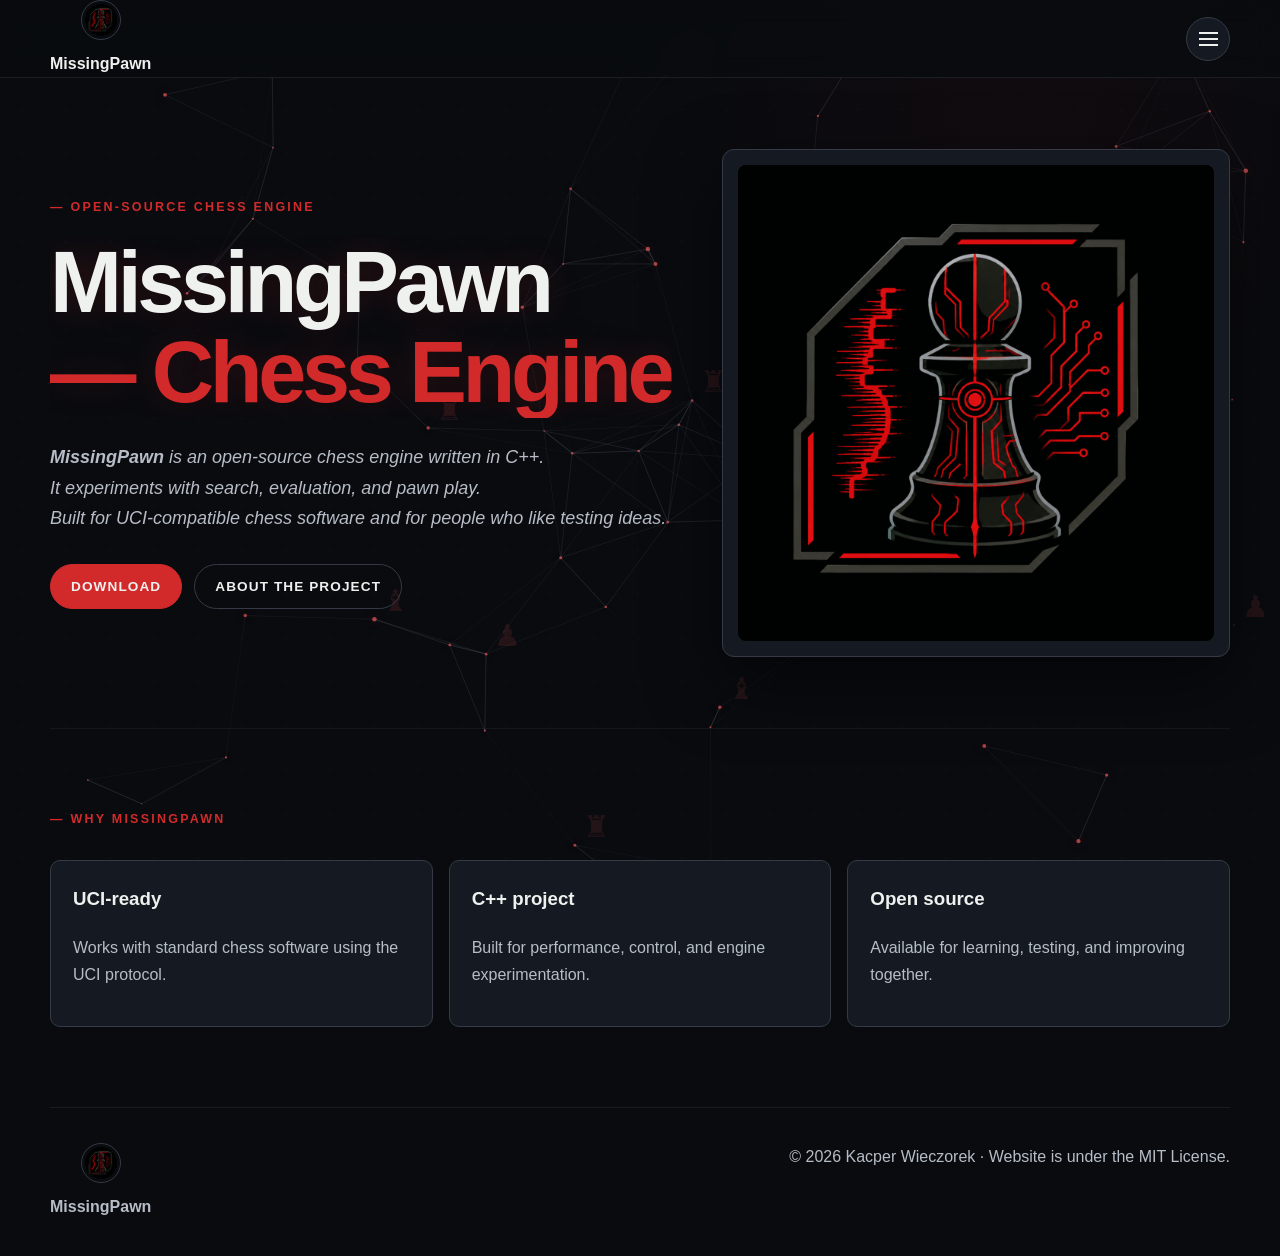
<file: index.html>
<!doctype html>
<html lang="en">

<head>
    <meta charset="utf-8">
    <meta name="google-site-verification" content="X1_j0wpabfdaiTEHLv1ereZzIuherlZGBF6dgvLdoUY" />
    <link rel="icon" href="assets/missingpawn-icon.ico" type="image/x-icon">
    <link rel="stylesheet" href="assets/common.css">
    <link rel="stylesheet" href="assets/home.css">
    <link rel="stylesheet" href="assets/site-effects.css">
    <meta name="viewport" content="width=device-width, initial-scale=1">
    <meta name="description" content="MissingPawn — open-source UCI chess engine written in C++. Experimental project focused on pawn play and move search.">
    <link rel="canonical" href="https://missinghacker20.github.io/MissingPawn-website/">
    <meta property="og:title" content="MissingPawn — Open-Source Chess Engine">
    <meta property="og:description" content="Open-source UCI chess engine written in C++, focused on tactical pawn play.">
    <meta property="og:url" content="https://missinghacker20.github.io/MissingPawn-website/">
    <meta property="og:image" content="https://missinghacker20.github.io/MissingPawn-website/assets/missingpawn-logo.png">
    <meta property="og:image:alt" content="Official MissingPawn chess engine logo">
    <meta property="og:type" content="website">
    <meta name="twitter:card" content="summary">
    <meta name="twitter:title" content="MissingPawn — Open-Source Chess Engine">
    <meta name="twitter:description" content="Open-source UCI chess engine written in C++, focused on tactical pawn play.">
    <meta name="twitter:image" content="https://missinghacker20.github.io/MissingPawn-website/assets/missingpawn-logo.png">
<!-- Google tag -->
    <script type="application/ld+json">
        {"@context":"https://schema.org","@type":"SoftwareSourceCode","name":"MissingPawn","description":"Open-source UCI chess engine written in C++, focused on tactical pawn play.","programmingLanguage":"C++","codeRepository":"https://github.com/MissingHacker20/MissingPawn","author":{"@type":"Person","name":"MissingHacker20"},"url":"https://missinghacker20.github.io/MissingPawn-website/","image":"https://missinghacker20.github.io/MissingPawn-website/assets/missingpawn-logo.png"}
</script>
<!-- Google tag (gtag.js) -->
<script async src="https://www.googletagmanager.com/gtag/js?id=G-GW6LMYG75T"></script>
<script>
  window.dataLayer = window.dataLayer || [];
  function gtag(){dataLayer.push(arguments);}
  gtag('js', new Date());

  gtag('config', 'G-GW6LMYG75T');
</script>
    <title>MissingPawn — Open-Source Chess Engine</title>
</head>

<body>
    <header class="site-header">
        <div class="header-wrap"><a class="brand" href="./"><img src="assets/missingpawn-logo.png" width="1024" height="1024"
                    alt="Logo MissingPawn"><span>MissingPawn</span></a>
            <nav>
                <ul class="primary-menu" id="primaryMenu">
                    <li><a class="active" href="./">Homepage</a></li>
                    <li><a href="About.html">About</a></li>
                    <li><a href="Download.html">Download</a></li>
                    <li><a href="TAPA.html">TAPA</a></li>
                </ul>
            </nav>
            <button class="nav-toggle" id="navToggle" aria-expanded="false" aria-controls="primaryMenu"
                aria-label="Open menu" type="button"><span></span></button>
        </div>
    </header>
    <main>
        <section class="hero">
            <div>
                <div class="eyebrow">Open-source chess engine</div>
                <h1>MissingPawn<br><span>— Chess Engine</span></h1>
<p class="lead"><strong>MissingPawn</strong> is an open-source chess engine written in C++.
<br class="lead">It experiments with search, evaluation, and pawn play.
<br class="lead">Built for UCI-compatible chess software and for people who like testing ideas.</p>
                <div class="actions"><a class="btn primary" href="Download.html">Download</a><a class="btn" href="About.html">About the project</a></div>
            </div>
            <div class="hero-visual"><img src="assets/missingpawn-logo.png" width="476" height="476" alt="MissingPawn chess engine"></div>
        </section>
        <section class="section">
            <div class="kicker">Why MissingPawn</div>
            <div class="cards">
                <article class="card">
                    <h3>UCI-ready</h3>
                    <p>Works with standard chess software using the UCI protocol.</p>
                </article>
                <article class="card">
                    <h3>C++ project</h3>
                    <p>Built for performance, control, and engine experimentation.</p>
                </article>
                <article class="card">
                    <h3>Open source</h3>
                    <p>Available for learning, testing, and improving together.</p>
                </article>
            </div>
        </section>
    </main>
    <footer class="site-footer">
        <div class="brand"><img src="assets/missingpawn-logo.png" width="1024" height="1024" alt="Logo"><span>MissingPawn</span></div>
        <div>&copy; 2026 Kacper Wieczorek · Website is under the <a href="LICENSE">MIT License</a>.</div>
    </footer>
    <script>const b=document.getElementById('navToggle'),m=document.getElementById('primaryMenu');b.addEventListener('click',()=>{const open=m.classList.toggle('open');b.classList.toggle('open',open);b.setAttribute('aria-expanded',open);b.setAttribute('aria-label',open?'Close menu':'Open menu');});</script>
    <script src="assets/site-effects.js"></script>
</body>

</html>
</file>
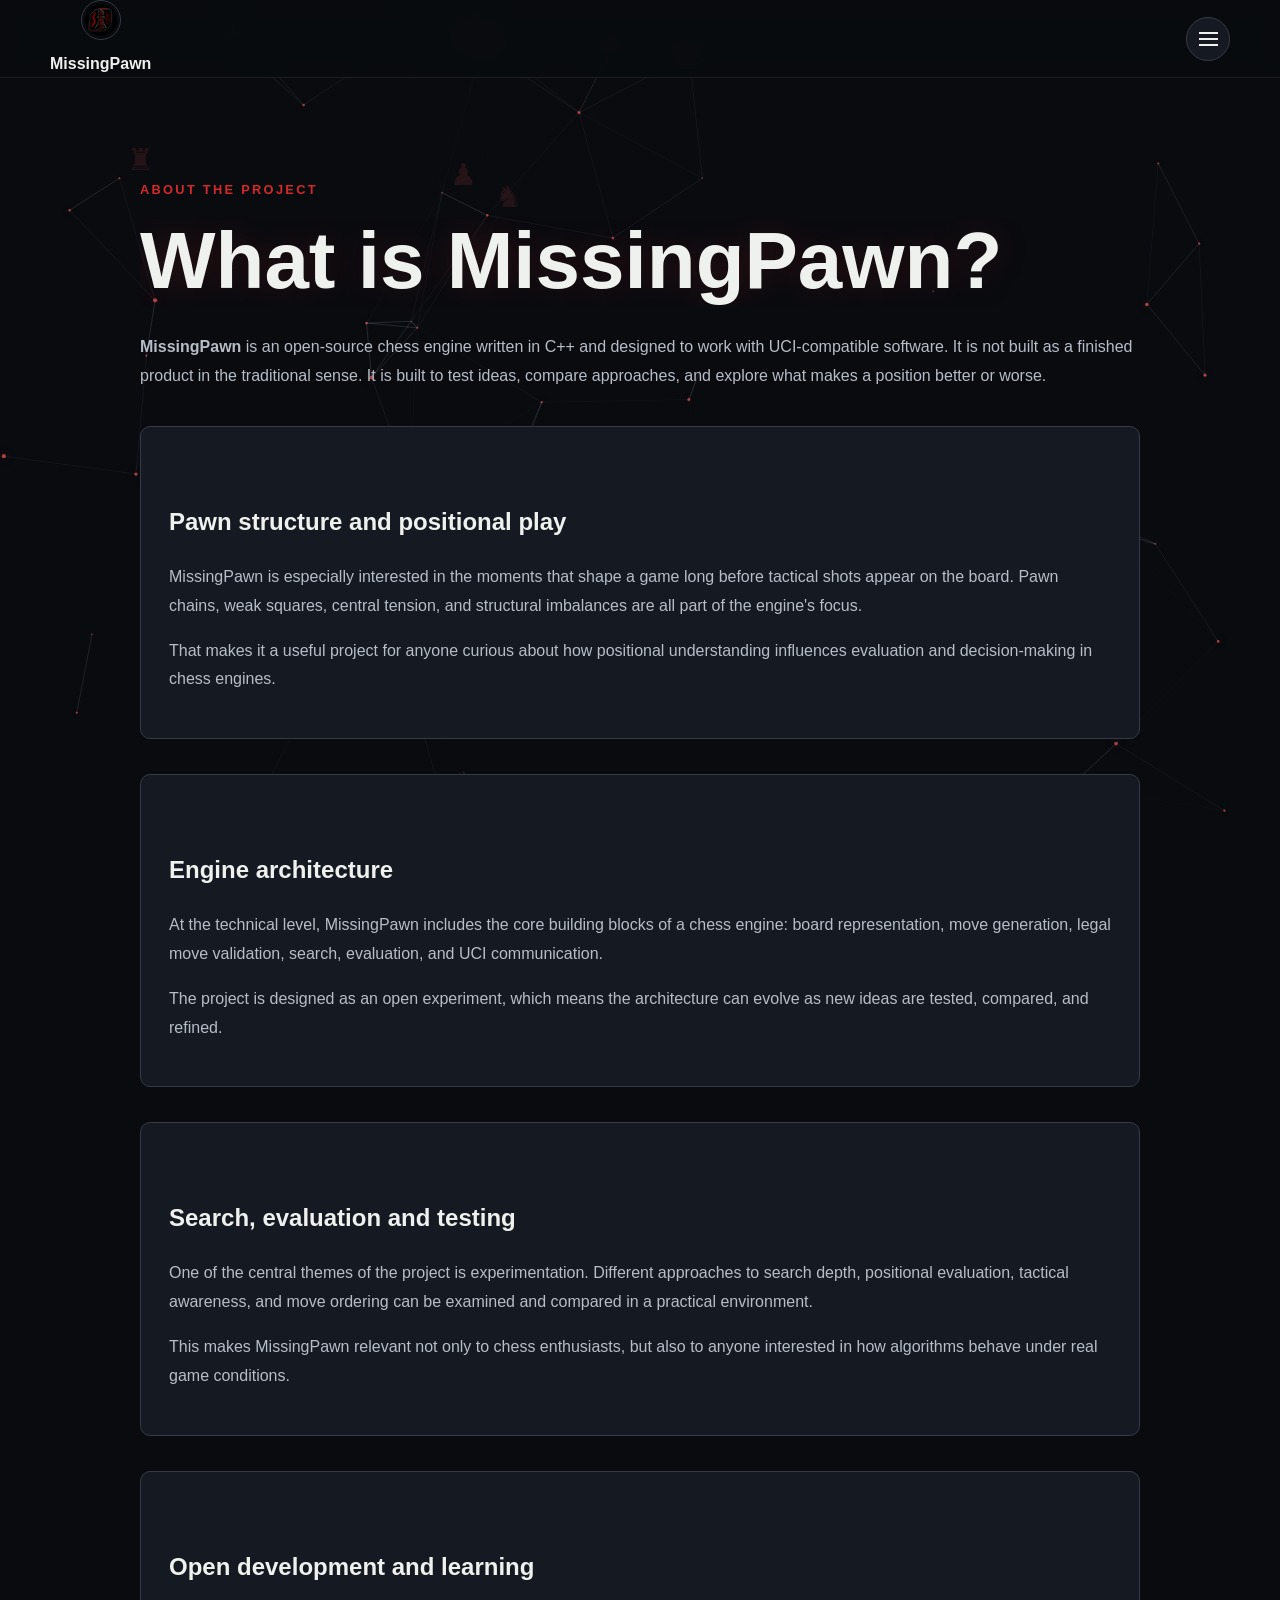
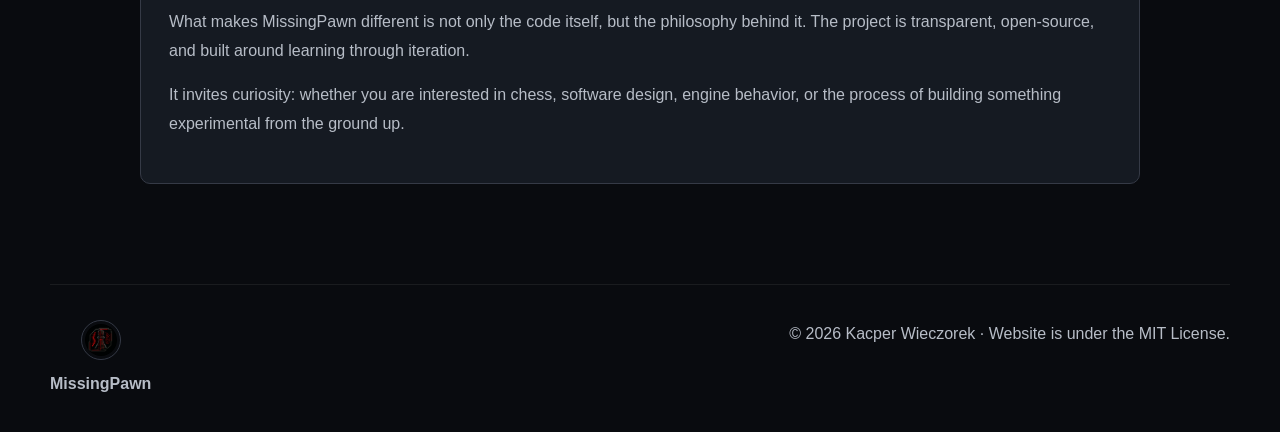
<file: About.html>
<!doctype html>
<html lang="en">

<head>
    <meta charset="utf-8">
    <link rel="icon" href="assets/missingpawn-icon.ico" type="image/x-icon">
    <link rel="stylesheet" href="assets/common.css">
    <link rel="stylesheet" href="assets/about.css">
    <link rel="stylesheet" href="assets/site-effects.css">
    <meta name="viewport" content="width=device-width,initial-scale=1">
    <meta name="description" content="About MissingPawn, an open-source UCI chess engine written in C++.">
    <link rel="canonical" href="https://missinghacker20.github.io/MissingPawn-website/About.html">
    <meta property="og:title" content="MissingPawn — About">
    <meta property="og:description" content="About the open-source MissingPawn UCI chess engine.">
    <meta property="og:url" content="https://missinghacker20.github.io/MissingPawn-website/About.html">
    <meta property="og:image" content="https://missinghacker20.github.io/MissingPawn-website/assets/missingpawn-logo.png">
    <meta property="og:type" content="website">
    <meta name="twitter:card" content="summary">
    <meta name="twitter:title" content="MissingPawn — About">
    <meta name="twitter:description" content="About the open-source MissingPawn UCI chess engine.">
    <meta name="twitter:image" content="https://missinghacker20.github.io/MissingPawn-website/assets/missingpawn-logo.png">
    <script type="application/ld+json">
        {"@context":"https://schema.org","@type":"SoftwareSourceCode","name":"MissingPawn","description":"Open-source UCI chess engine written in C++, focused on tactical pawn play.","programmingLanguage":"C++","codeRepository":"https://github.com/MissingHacker20/MissingPawn","url":"https://missinghacker20.github.io/MissingPawn-website/About.html"}
    </script>
    <title>MissingPawn — About</title>
</head>

<body>
    <header class="site-header">
        <div class="header-wrap"><a class="brand" href="./"><img src="assets/missingpawn-logo.png" width="1024" height="1024"
                    alt="Logo MissingPawn"><span>MissingPawn</span></a>
            <nav>
                <ul class="primary-menu" id="primaryMenu">
                    <li><a href="./">Homepage</a></li>
                    <li><a class="active" href="About.html">About</a></li>
                    <li><a href="Download.html">Download</a></li>
                    <li><a href="TAPA.html">TAPA</a></li>
                </ul>
            </nav>
            <button class="nav-toggle" id="navToggle" aria-expanded="false" aria-controls="primaryMenu"
                aria-label="Open menu" type="button"><span></span></button>
        </div>
    </header>
    <main class="wrap">
<div class="kicker">About the project</div>
    <h1>What is MissingPawn?</h1>
    <p><strong>MissingPawn</strong> is an open-source chess engine written in C++ and designed to work with UCI-compatible software. It is not built as a finished product in the traditional sense. It is built to test ideas, compare approaches, and explore what makes a position better or worse.</p>

    <section class="panel">
        <h2>Pawn structure and positional play</h2>
        <p>MissingPawn is especially interested in the moments that shape a game long before tactical shots appear on the board. Pawn chains, weak squares, central tension, and structural imbalances are all part of the engine's focus.</p>
        <p>That makes it a useful project for anyone curious about how positional understanding influences evaluation and decision-making in chess engines.</p>
    </section>

    <section class="panel">
        <h2>Engine architecture</h2>
        <p>At the technical level, MissingPawn includes the core building blocks of a chess engine: board representation, move generation, legal move validation, search, evaluation, and UCI communication.</p>
        <p>The project is designed as an open experiment, which means the architecture can evolve as new ideas are tested, compared, and refined.</p>
    </section>

    <section class="panel">
        <h2>Search, evaluation and testing</h2>
        <p>One of the central themes of the project is experimentation. Different approaches to search depth, positional evaluation, tactical awareness, and move ordering can be examined and compared in a practical environment.</p>
        <p>This makes MissingPawn relevant not only to chess enthusiasts, but also to anyone interested in how algorithms behave under real game conditions.</p>
    </section>

    <section class="panel">
        <h2>Open development and learning</h2>
        <p>What makes MissingPawn different is not only the code itself, but the philosophy behind it. The project is transparent, open-source, and built around learning through iteration.</p>
        <p>It invites curiosity: whether you are interested in chess, software design, engine behavior, or the process of building something experimental from the ground up.</p>
    </section>
    </main>
    <footer class="site-footer">
        <div class="brand"><img src="assets/missingpawn-logo.png" width="1024" height="1024" alt="Logo"><span>MissingPawn</span></div>
        <div>&copy; 2026 Kacper Wieczorek · Website is under the <a href="LICENSE">MIT License</a>.</div>
    </footer>
    <script>const b=document.getElementById('navToggle'),m=document.getElementById('primaryMenu');b.addEventListener('click',()=>{const open=m.classList.toggle('open');b.classList.toggle('open',open);b.setAttribute('aria-expanded',open);b.setAttribute('aria-label',open?'Close menu':'Open menu');});</script>
    <script src="assets/site-effects.js"></script>
</body>

</html>
</file>
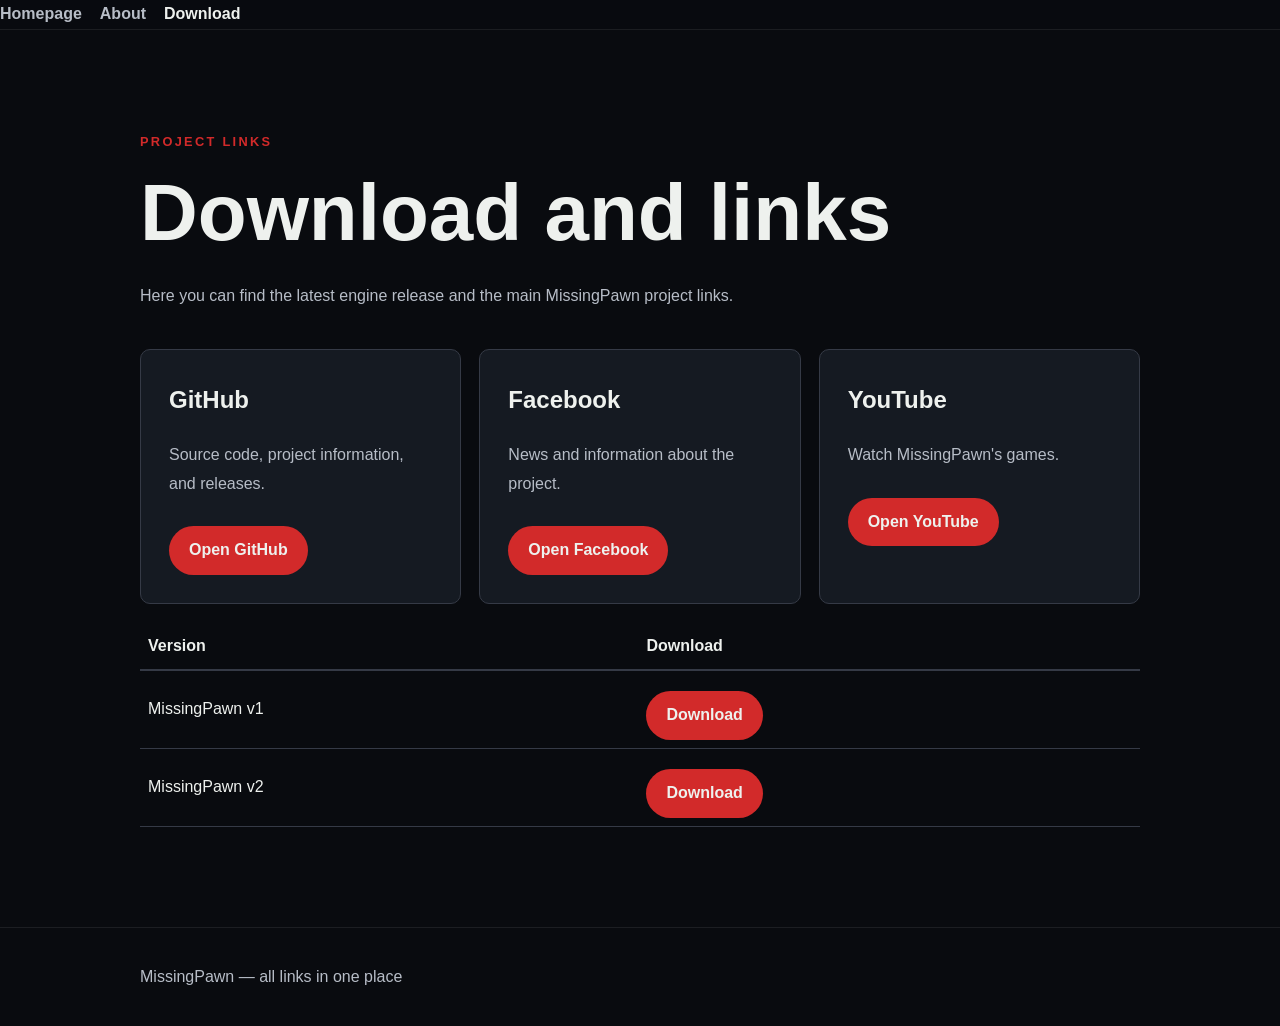
<file: Downland.html>
<!doctype html>
<html lang="pl">

<head>
    <meta charset="utf-8">
    <link rel="icon" href="assets/missingpawn-icon.ico" type="image/x-icon">
    <meta name="viewport" content="width=device-width,initial-scale=1">
    <meta name="description" content="Download MissingPawn, an open-source UCI chess engine written in C++.">
    <link rel="canonical" href="https://missinghacker20.github.io/MissingPawn-website/Downland.html">
    <meta property="og:title" content="MissingPawn — Download">
    <meta property="og:description" content="Download the latest MissingPawn engine release and visit the project links.">
    <meta property="og:url" content="https://missinghacker20.github.io/MissingPawn-website/Downland.html">
    <meta property="og:image" content="https://missinghacker20.github.io/MissingPawn-website/assets/missingpawn-logo.png">
    <meta property="og:type" content="website">
    <meta name="twitter:card" content="summary">
    <meta name="twitter:title" content="MissingPawn — Download">
    <meta name="twitter:description" content="Download the latest MissingPawn engine release.">
    <meta name="twitter:image" content="https://missinghacker20.github.io/MissingPawn-website/assets/missingpawn-logo.png">
    <title>MissingPawn — Download</title>
    <style>
        :root {
            --bg: #090b0f;
            --panel: #151a22;
            --line: #353a46;
            --text: #eef1ee;
            --muted: #b7bdc7;
            --red: #d22a2a
        }

        * {
            box-sizing: border-box
        }

        body {
            margin: 0;
            background: var(--bg);
            color: var(--text);
            font: 16px/1.8 Segoe UI, Arial, sans-serif
        }

        a {
            color: inherit;
            text-decoration: none
        }

        .header {
            position: sticky;
            top: 0;
            background: #090b0fee;
            border-bottom: 1px solid #ffffff14;
            z-index: 2
        }

        .wrap {
            width: min(1000px, calc(100% - 40px));
            margin: auto
        }

        .header .wrap {
            min-height: 72px;
            display: flex;
            align-items: center;
            justify-content: space-between
        }

        .brand {
            display: flex;
            flex-direction: column;
            align-items: center;
            gap: 10px;
            font-weight: 800
        }

        .brand img {
            width: 40px;
            height: 40px;
            border: 1px solid var(--line);
            border-radius: 50%;
            padding: 3px;
            aspect-ratio: 1;
        }

        .nav {
            display: flex;
            gap: 18px;
            color: var(--muted);
            font-weight: 700
        }

        .nav a:hover,
        .nav .active {
            color: var(--text)
        }

        main {
            padding: 100px 0
        }

        .kicker {
            color: var(--red);
            font-size: .8rem;
            font-weight: 800;
            letter-spacing: .18em;
            text-transform: uppercase
        }

        h1 {
            font-size: clamp(2.8rem, 7vw, 5rem);
            line-height: 1.1;
            margin: 16px 0 25px
        }

        .intro,
        p {
            color: var(--muted)
        }

        .links {
            display: grid;
            grid-template-columns: repeat(3, 1fr);
            gap: 18px;
            margin-top: 38px
        }

        .card {
            padding: 28px;
            background: var(--panel);
            border: 1px solid var(--line);
            border-radius: 10px
        }

        .card h2 {
            margin-top: 0
        }

        .btn {
            display: inline-block;
            margin-top: 12px;
            padding: 10px 20px;
            border-radius: 999px;
            background: var(--red);
            font-weight: 800
        }

        .btn:hover {
            background: #eb3838
        }

        .footer {
            padding: 35px 0;
            border-top: 1px solid #ffffff14;
            color: var(--muted)
        }

        @media(max-width:600px) {
            .nav {
                gap: 8px;
                font-size: .85rem
            }

            .links {
                grid-template-columns: 1fr
            }
        }
    </style>
</head>

<body>
    <header class="header">
            <nav class="nav"><a href="./">Homepage</a><a href="About.html"
                   >About</a><a class="active" href="Downland.html">Download</a></nav>
        </div>
    </header>
    <main class="wrap">
        <div class="kicker">Project links</div>
        <h1>Download and links</h1>
        <p class="intro">Here you can find the latest engine release and the main MissingPawn project links.</p>
        <div class="links">
            <article class="card">
                <h2>GitHub</h2>
                <p>Source code, project information, and releases.</p><a class="btn"
                    href="https://github.com/MissingHacker20/MissingPawn" target="_blank"
                    rel="noopener noreferrer">Open GitHub</a>
            </article>
            <article class="card">
                <h2>Facebook</h2>
                <p>News and information about the project.</p><a class="btn"
                    href="https://www.facebook.com/profile.php?id=61592214227744&locale=pl_PL" target="_blank"
                    rel="noopener noreferrer">Open Facebook</a>
            </article>
            <article class="card">
                <h2>YouTube</h2>
                <p>Watch MissingPawn's games.</p><a class="btn"
                    href="https://www.youtube.com/@Missing_Player" target="_blank"
                    rel="noopener noreferrer">Open YouTube</a>
            </article>
        </div>
    <table style="width:100%; border-collapse:collapse; margin-top:20px;">
  <thead>
    <tr>
      <th style="text-align:left; padding:8px; border-bottom:2px solid var(--line);">Version</th>
      <th style="text-align:left; padding:8px; border-bottom:2px solid var(--line);">Download</th>
    </tr>
  </thead>
  <tbody>
    <tr>
      <td style="padding:8px; border-bottom:1px solid var(--line);">MissingPawn v1</td>
      <td style="padding:8px; border-bottom:1px solid var(--line);"><a class="btn" href="https://github.com/MissingHacker20/MissingPawn/releases/download/v1/MissingPawn.exe" target="_blank" rel="noopener noreferrer">Download</a></td>
    </tr>
    <tr>
      <td style="padding:8px; border-bottom:1px solid var(--line);">MissingPawn v2</td>
      <td style="padding:8px; border-bottom:1px solid var(--line);"><a class="btn" href="https://github.com/MissingHacker20/MissingPawn/releases/download/v2/MissingPawn.exe" target="_blank" rel="noopener noreferrer">Download</a></td>
    </tr>
  </tbody>
</table>
    </main>
    <footer class="footer">
        <div class="wrap">MissingPawn — all links in one place</div>
    </footer>
</body>

</html>
</file>
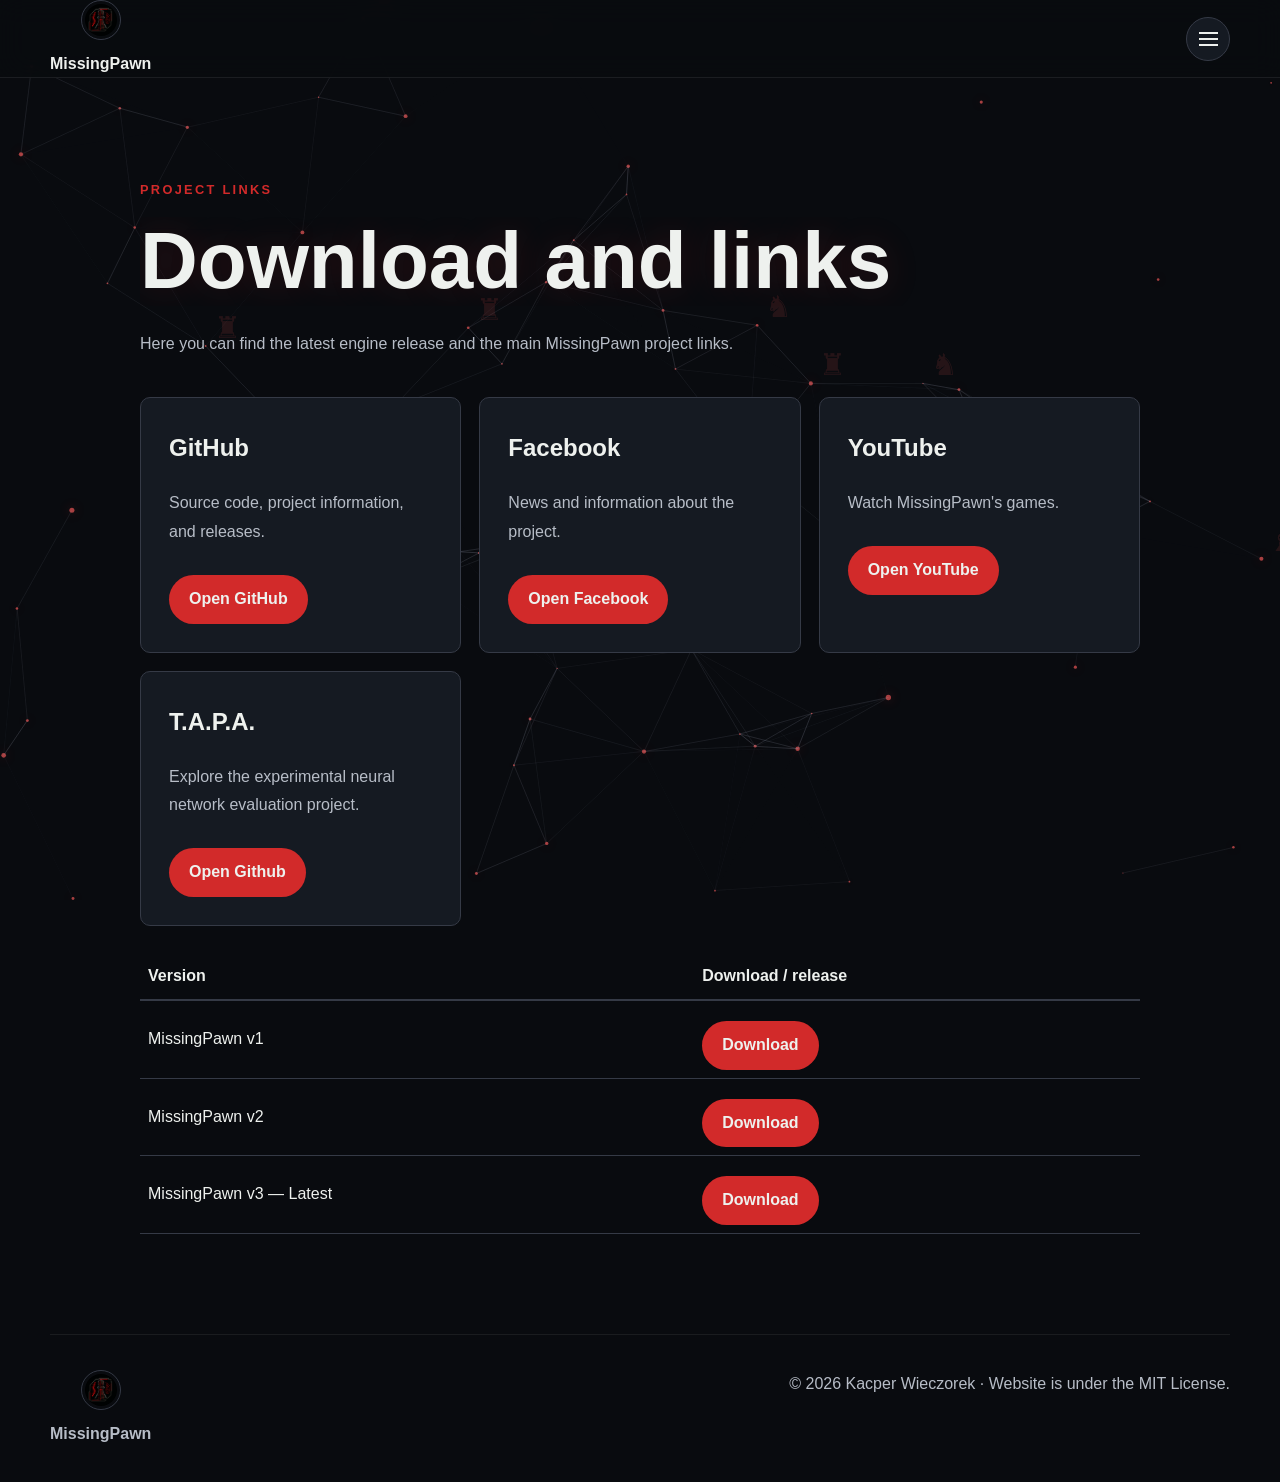
<file: Download.html>
<!doctype html>
<html lang="en">

<head>
    <meta charset="utf-8">
    <link rel="icon" href="assets/missingpawn-icon.ico" type="image/x-icon">
    <link rel="stylesheet" href="assets/common.css">
    <link rel="stylesheet" href="assets/download.css">
    <link rel="stylesheet" href="assets/site-effects.css">
    <meta name="viewport" content="width=device-width,initial-scale=1">
    <meta name="description" content="Download MissingPawn, an open-source UCI chess engine written in C++.">
    <link rel="canonical" href="https://missinghacker20.github.io/MissingPawn-website/Download.html">
    <meta property="og:title" content="MissingPawn — Download">
    <meta property="og:description" content="Download the latest MissingPawn engine release and visit the project links.">
    <meta property="og:url" content="https://missinghacker20.github.io/MissingPawn-website/Download.html">
    <meta property="og:image" content="https://missinghacker20.github.io/MissingPawn-website/assets/missingpawn-logo.png">
    <meta property="og:type" content="website">
    <meta name="twitter:card" content="summary">
    <meta name="twitter:title" content="MissingPawn — Download">
    <meta name="twitter:description" content="Download the latest MissingPawn engine release.">
    <meta name="twitter:image" content="https://missinghacker20.github.io/MissingPawn-website/assets/missingpawn-logo.png">
    <title>MissingPawn — Download</title>
</head>

<body>
    <header class="site-header">
        <div class="header-wrap"><a class="brand" href="./"><img src="assets/missingpawn-logo.png" width="1024" height="1024"
                    alt="Logo MissingPawn"><span>MissingPawn</span></a>
            <nav>
                <ul class="primary-menu" id="primaryMenu">
                    <li><a href="./">Homepage</a></li>
                    <li><a href="About.html">About</a></li>
                    <li><a class="active" href="Download.html">Download</a></li>
                    <li><a href="TAPA.html">TAPA</a></li>
                </ul>
            </nav>
            <button class="nav-toggle" id="navToggle" aria-expanded="false" aria-controls="primaryMenu"
                aria-label="Open menu" type="button"><span></span></button>
        </div>
    </header>
    <main class="wrap">
        <div class="kicker">Project links</div>
        <h1>Download and links</h1>
        <p class="intro">Here you can find the latest engine release and the main MissingPawn project links.</p>
        <div class="links">
            <article class="card">
                <h2>GitHub</h2>
                <p>Source code, project information, and releases.</p><a class="btn"
                    href="https://github.com/MissingHacker20/MissingPawn" target="_blank"
                    rel="noopener noreferrer">Open GitHub</a>
            </article>
            <article class="card">
                <h2>Facebook</h2>
                <p>News and information about the project.</p><a class="btn"
                    href="https://www.facebook.com/profile.php?id=61592214227744&locale=pl_PL" target="_blank"
                    rel="noopener noreferrer">Open Facebook</a>
            </article>
            <article class="card">
                <h2>YouTube</h2>
                <p>Watch MissingPawn's games.</p><a class="btn"
                    href="https://www.youtube.com/@Missing_Player" target="_blank"
                    rel="noopener noreferrer">Open YouTube</a>
            </article>
            <article class="card">
                <h2>T.A.P.A.</h2>
                <p>Explore the experimental neural network evaluation project.</p><a class="btn"
                    href="https://github.com/MissingHacker20/T.A.P.A." target="_blank" rel="noopener noreferrer">Open Github</a>
            </article>
        </div>
    <table class="versions">
  <thead>
    <tr>
      <th scope="col">Version</th>
      <th scope="col">Download / release</th>
    </tr>
  </thead>
  <tbody>
    <tr>
      <td>MissingPawn v1</td>
      <td><a class="btn" href="https://github.com/MissingHacker20/MissingPawn/releases/download/v1/MissingPawn.exe" target="_blank" rel="noopener noreferrer">Download</a></td>
    </tr>
    <tr>
      <td>MissingPawn v2</td>
      <td><a class="btn" href="https://github.com/MissingHacker20/MissingPawn/releases/download/v2/MissingPawn.exe" target="_blank" rel="noopener noreferrer">Download</a></td>
    </tr>
    <tr class="latest">
      <td>MissingPawn v3 — Latest</td>
      <td><a class="btn" href="https://github.com/MissingHacker20/MissingPawn/releases/download/v3/MissingPawn.exe" target="_blank" rel="noopener noreferrer">Download</a></td>
    </tr>
  </tbody>
</table>
    </main>
    <footer class="site-footer">
        <div class="brand"><img src="assets/missingpawn-logo.png" width="1024" height="1024" alt="Logo"><span>MissingPawn</span></div>
        <div>&copy; 2026 Kacper Wieczorek · Website is under the <a href="LICENSE">MIT License</a>.</div>
    </footer>
    <script>const b=document.getElementById('navToggle'),m=document.getElementById('primaryMenu');b.addEventListener('click',()=>{const open=m.classList.toggle('open');b.classList.toggle('open',open);b.setAttribute('aria-expanded',open);b.setAttribute('aria-label',open?'Close menu':'Open menu');});</script>
    <script src="assets/site-effects.js"></script>
</body>

</html>
</file>
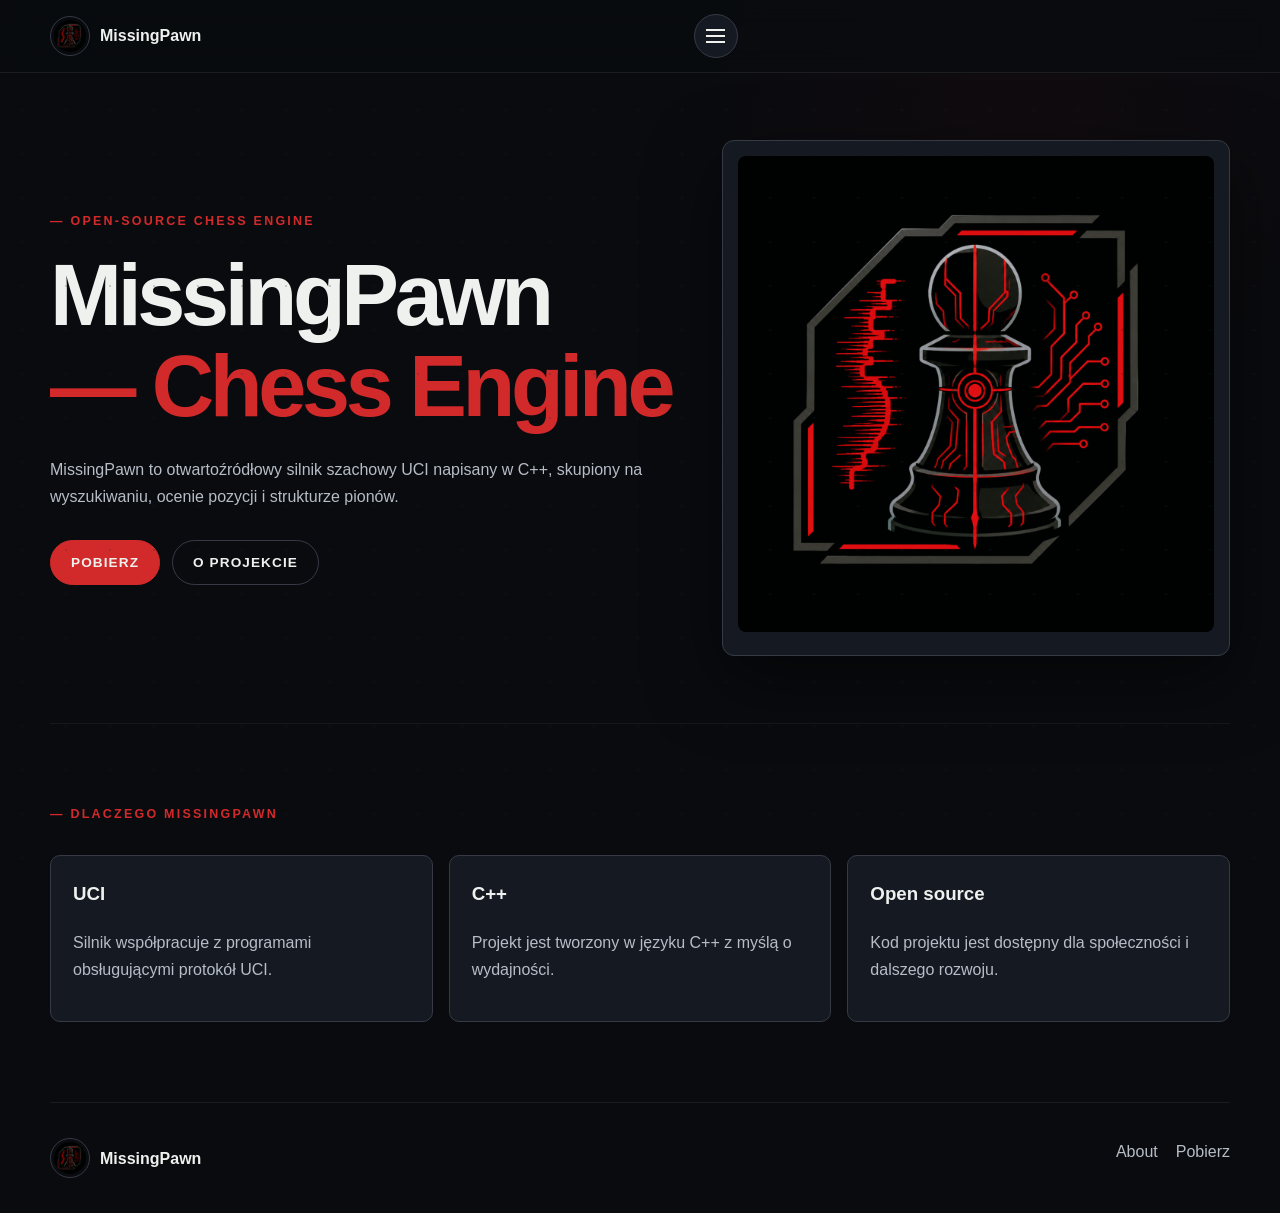
<file: Homepage.html>
<!doctype html>
<html lang="pl">

<head>
    <meta charset="utf-8">
    <meta name="viewport" content="width=device-width, initial-scale=1">
    <title>MissingPawn — Homepage</title>
    <style>
        :root {
            --bg: #090b0f;
            --panel: #151a22;
            --line: #353a46;
            --text: #eef1ee;
            --muted: #b7bdc7;
            --red: #d22a2a
        }

        * {
            box-sizing: border-box
        }

        html {
            scroll-behavior: smooth
        }

        body {
            margin: 0;
            color: var(--text);
            background: radial-gradient(circle at 80% 10%, #5b101018, transparent 25%), var(--bg);
            font: 16px/1.7 Segoe UI, Arial, sans-serif
        }

        body:before {
            content: "";
            position: fixed;
            inset: 0;
            background-image: radial-gradient(#202637 1px, transparent 1px);
            background-size: 44px 44px;
            opacity: .2;
            pointer-events: none
        }

        a {
            color: inherit;
            text-decoration: none
        }

        .site-header {
            position: sticky;
            top: 0;
            z-index: 2;
            background: #090b0fe8;
            border-bottom: 1px solid #ffffff14;
            backdrop-filter: blur(14px)
        }

        .header-wrap {
            width: min(1180px, calc(100% - 40px));
            min-height: 72px;
            margin: auto;
            display: flex;
            align-items: center;
            justify-content: space-between;
            gap: 20px
        }

        .brand {
            display: flex;
            align-items: center;
            gap: 10px;
            font-weight: 800
        }

        .brand img {
            width: 40px;
            height: 40px;
            border-radius: 50%;
            border: 1px solid var(--line);
            padding: 3px
        }

        .nav-toggle {
            display: flex;
            width: 44px;
            height: 44px;
            border: 1px solid var(--line);
            border-radius: 50%;
            background: var(--panel);
            color: var(--text);
            align-items: center;
            justify-content: center;
            cursor: pointer
        }

        .nav-toggle span,
        .nav-toggle span:before,
        .nav-toggle span:after {
            width: 19px;
            height: 2px;
            background: var(--text);
            display: block;
            position: relative
        }

        .nav-toggle span:before,
        .nav-toggle span:after {
            content: "";
            position: absolute;
            left: 0
        }

        .nav-toggle span:before {
            top: -6px
        }

        .nav-toggle span:after {
            top: 6px
        }

        .nav-toggle.open span {
            background: transparent
        }

        .nav-toggle.open span:before {
            top: 0;
            transform: rotate(45deg)
        }

        .nav-toggle.open span:after {
            top: 0;
            transform: rotate(-45deg)
        }

        .primary-menu {
            display: none;
            position: absolute;
            top: 72px;
            right: 20px;
            width: 240px;
            margin: 0;
            padding: 12px 20px;
            list-style: none;
            background: var(--panel);
            border: 1px solid var(--line);
            box-shadow: 0 15px 40px #0008
        }

        .primary-menu.open {
            display: block
        }

        .primary-menu a {
            display: block;
            padding: 10px 0;
            border-bottom: 1px solid #ffffff0f;
            color: var(--muted);
            font-weight: 700
        }

        .primary-menu a:hover,
        .primary-menu a.active {
            color: var(--text)
        }

        main,
        .site-footer {
            width: min(1180px, calc(100% - 40px));
            margin: auto
        }

        .hero {
            min-height: 650px;
            display: grid;
            grid-template-columns: 1.1fr .9fr;
            align-items: center;
            gap: 50px
        }

        .eyebrow,
        .kicker {
            color: var(--red);
            font-size: .78rem;
            font-weight: 800;
            letter-spacing: .18em;
            text-transform: uppercase
        }

        .eyebrow:before,
        .kicker:before {
            content: "— ";
        }

        h1 {
            font-size: clamp(3rem, 7vw, 5.4rem);
            line-height: 1.05;
            margin: 18px 0 24px;
            letter-spacing: -.05em
        }

        h1 span {
            color: var(--red)
        }

        p {
            color: var(--muted);
            max-width: 680px
        }

        .actions {
            display: flex;
            flex-wrap: wrap;
            gap: 12px;
            margin-top: 30px
        }

        .btn {
            display: inline-block;
            padding: 10px 20px;
            border: 1px solid var(--line);
            border-radius: 999px;
            font-weight: 800;
            font-size: .85rem;
            text-transform: uppercase;
            letter-spacing: .08em
        }

        .btn.primary {
            background: var(--red);
            border-color: var(--red)
        }

        .btn:hover {
            transform: translateY(-2px);
            border-color: var(--red)
        }

        .hero-visual {
            padding: 15px;
            border: 1px solid var(--line);
            border-radius: 12px;
            background: var(--panel);
            box-shadow: 0 25px 70px #0008
        }

        .hero-visual img {
            width: 100%;
            border-radius: 8px
        }

        .section {
            padding: 80px 0;
            border-top: 1px solid #ffffff0d
        }

        .cards {
            display: grid;
            grid-template-columns: repeat(3, 1fr);
            gap: 16px;
            margin-top: 30px
        }

        .card {
            padding: 22px;
            background: var(--panel);
            border: 1px solid var(--line);
            border-radius: 10px
        }

        .card h3 {
            margin-top: 0
        }

        .site-footer {
            padding: 35px 0;
            display: flex;
            justify-content: space-between;
            gap: 20px;
            border-top: 1px solid #ffffff12
        }

        .footer-links {
            display: flex;
            gap: 18px;
            flex-wrap: wrap;
            color: var(--muted)
        }
    </style>
</head>

<body>
    <header class="site-header">
        <div class="header-wrap"><a class="brand" href="Homepage.html"><img src="assets/missingpawn-logo.png"
                    alt="Logo MissingPawn"><span>MissingPawn</span></a><button class="nav-toggle" id="navToggle"
                aria-expanded="false" aria-controls="primaryMenu" aria-label="Otwórz menu"><span></span></button>
            <nav>
                <ul class="primary-menu" id="primaryMenu">
                    <li><a class="active" href="Homepage.html" target="_blank" rel="noopener">Homepage</a></li>
                    <li><a href="About.html" target="_blank" rel="noopener">About</a></li>
                    <li><a href="Pobierz.html" target="_blank" rel="noopener">Pobierz</a></li>
                </ul>
            </nav>
        </div>
    </header>
    <main>
        <section class="hero">
            <div>
                <div class="eyebrow">Open-source chess engine</div>
                <h1>MissingPawn<br><span>— Chess Engine</span></h1>
                <p>MissingPawn to otwartoźródłowy silnik szachowy UCI napisany w C++, skupiony na wyszukiwaniu, ocenie
                    pozycji i strukturze pionów.</p>
                <div class="actions"><a class="btn primary" href="Pobierz.html" target="_blank"
                        rel="noopener">Pobierz</a><a class="btn" href="About.html" target="_blank" rel="noopener">O
                        projekcie</a></div>
            </div>
            <div class="hero-visual"><img src="assets/missingpawn-logo.png" alt="MissingPawn chess engine"></div>
        </section>
        <section class="section">
            <div class="kicker">Dlaczego MissingPawn</div>
            <div class="cards">
                <article class="card">
                    <h3>UCI</h3>
                    <p>Silnik współpracuje z programami obsługującymi protokół UCI.</p>
                </article>
                <article class="card">
                    <h3>C++</h3>
                    <p>Projekt jest tworzony w języku C++ z myślą o wydajności.</p>
                </article>
                <article class="card">
                    <h3>Open source</h3>
                    <p>Kod projektu jest dostępny dla społeczności i dalszego rozwoju.</p>
                </article>
            </div>
        </section>
    </main>
    <footer class="site-footer">
        <div class="brand"><img src="assets/missingpawn-logo.png" alt="Logo"><span>MissingPawn</span></div>
        <div class="footer-links"><a href="About.html" target="_blank" rel="noopener">About</a><a href="Pobierz.html"
                target="_blank" rel="noopener">Pobierz</a></div>
    </footer>
    <script>const b = document.getElementById('navToggle'), m = document.getElementById('primaryMenu'); b.addEventListener('click', () => { const open = m.classList.toggle('open'); b.classList.toggle('open', open); b.setAttribute('aria-expanded', open); });</script>
</body>

</html>
</file>
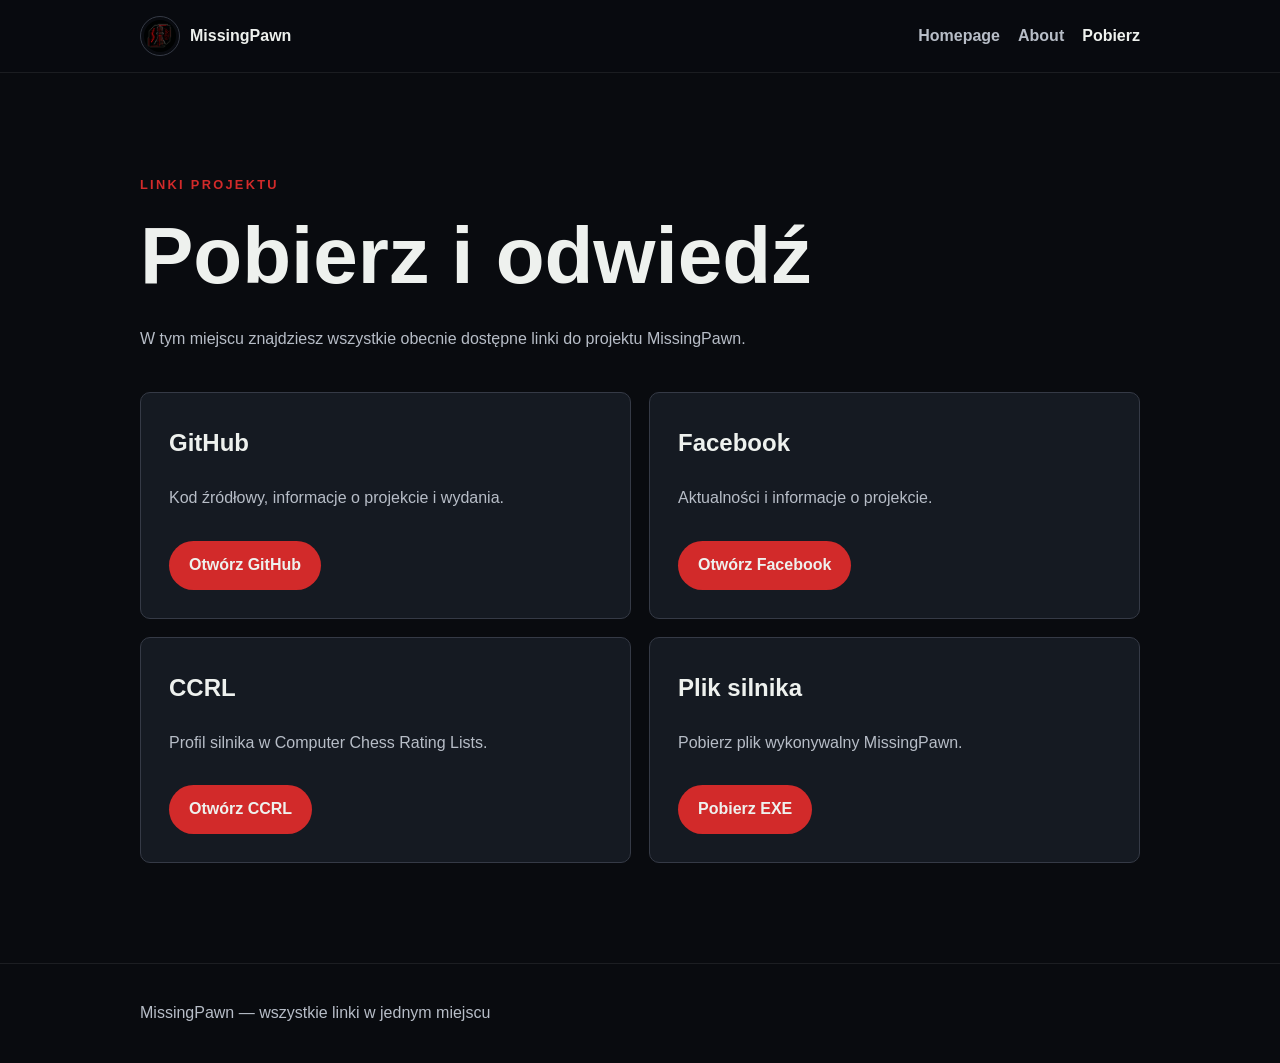
<file: Pobierz.html>
<!doctype html>
<html lang="pl">

<head>
    <meta charset="utf-8">
    <meta name="viewport" content="width=device-width,initial-scale=1">
    <title>MissingPawn — Pobierz</title>
    <style>
        :root {
            --bg: #090b0f;
            --panel: #151a22;
            --line: #353a46;
            --text: #eef1ee;
            --muted: #b7bdc7;
            --red: #d22a2a
        }

        * {
            box-sizing: border-box
        }

        body {
            margin: 0;
            background: var(--bg);
            color: var(--text);
            font: 16px/1.8 Segoe UI, Arial, sans-serif
        }

        a {
            color: inherit;
            text-decoration: none
        }

        .header {
            position: sticky;
            top: 0;
            background: #090b0fee;
            border-bottom: 1px solid #ffffff14;
            z-index: 2
        }

        .wrap {
            width: min(1000px, calc(100% - 40px));
            margin: auto
        }

        .header .wrap {
            min-height: 72px;
            display: flex;
            align-items: center;
            justify-content: space-between
        }

        .brand {
            display: flex;
            align-items: center;
            gap: 10px;
            font-weight: 800
        }

        .brand img {
            width: 40px;
            height: 40px;
            border: 1px solid var(--line);
            border-radius: 50%;
            padding: 3px
        }

        .nav {
            display: flex;
            gap: 18px;
            color: var(--muted);
            font-weight: 700
        }

        .nav a:hover,
        .nav .active {
            color: var(--text)
        }

        main {
            padding: 100px 0
        }

        .kicker {
            color: var(--red);
            font-size: .8rem;
            font-weight: 800;
            letter-spacing: .18em;
            text-transform: uppercase
        }

        h1 {
            font-size: clamp(2.8rem, 7vw, 5rem);
            line-height: 1.1;
            margin: 16px 0 25px
        }

        .intro,
        p {
            color: var(--muted)
        }

        .links {
            display: grid;
            grid-template-columns: repeat(2, 1fr);
            gap: 18px;
            margin-top: 38px
        }

        .card {
            padding: 28px;
            background: var(--panel);
            border: 1px solid var(--line);
            border-radius: 10px
        }

        .card h2 {
            margin-top: 0
        }

        .btn {
            display: inline-block;
            margin-top: 12px;
            padding: 10px 20px;
            border-radius: 999px;
            background: var(--red);
            font-weight: 800
        }

        .btn:hover {
            background: #eb3838
        }

        .footer {
            padding: 35px 0;
            border-top: 1px solid #ffffff14;
            color: var(--muted)
        }

        @media(max-width:600px) {
            .nav {
                gap: 8px;
                font-size: .85rem
            }

            .links {
                grid-template-columns: 1fr
            }
        }
    </style>
</head>

<body>
    <header class="header">
        <div class="wrap"><a class="brand" href="Homepage.html" target="_blank" rel="noopener"><img
                    src="assets/missingpawn-logo.png" alt="Logo MissingPawn"><span>MissingPawn</span></a>
            <nav class="nav"><a href="Homepage.html" target="_blank" rel="noopener">Homepage</a><a href="About.html"
                    target="_blank" rel="noopener">About</a><a class="active" href="Pobierz.html" target="_blank"
                    rel="noopener">Pobierz</a></nav>
        </div>
    </header>
    <main class="wrap">
        <div class="kicker">Linki projektu</div>
        <h1>Pobierz i odwiedź</h1>
        <p class="intro">W tym miejscu znajdziesz wszystkie obecnie dostępne linki do projektu MissingPawn.</p>
        <div class="links">
            <article class="card">
                <h2>GitHub</h2>
                <p>Kod źródłowy, informacje o projekcie i wydania.</p><a class="btn"
                    href="https://github.com/MissingHacker20/MissingPawn" target="_blank"
                    rel="noopener noreferrer">Otwórz GitHub</a>
            </article>
            <article class="card">
                <h2>Facebook</h2>
                <p>Aktualności i informacje o projekcie.</p><a class="btn"
                    href="https://www.facebook.com/profile.php?id=61592214227744&locale=pl_PL" target="_blank"
                    rel="noopener noreferrer">Otwórz Facebook</a>
            </article>
            <article class="card">
                <h2>CCRL</h2>
                <p>Profil silnika w Computer Chess Rating Lists.</p><a class="btn"
                    href="https://computerchess.org.uk/404/" target="_blank" rel="noopener noreferrer">Otwórz CCRL</a>
            </article>
            <article class="card">
                <h2>Plik silnika</h2>
                <p>Pobierz plik wykonywalny MissingPawn.</p><a class="btn" href="assets/MissingPawn.exe" target="_blank"
                    rel="noopener">Pobierz EXE</a>
            </article>
        </div>
    </main>
    <footer class="footer">
        <div class="wrap">MissingPawn — wszystkie linki w jednym miejscu</div>
    </footer>
</body>

</html>
</file>
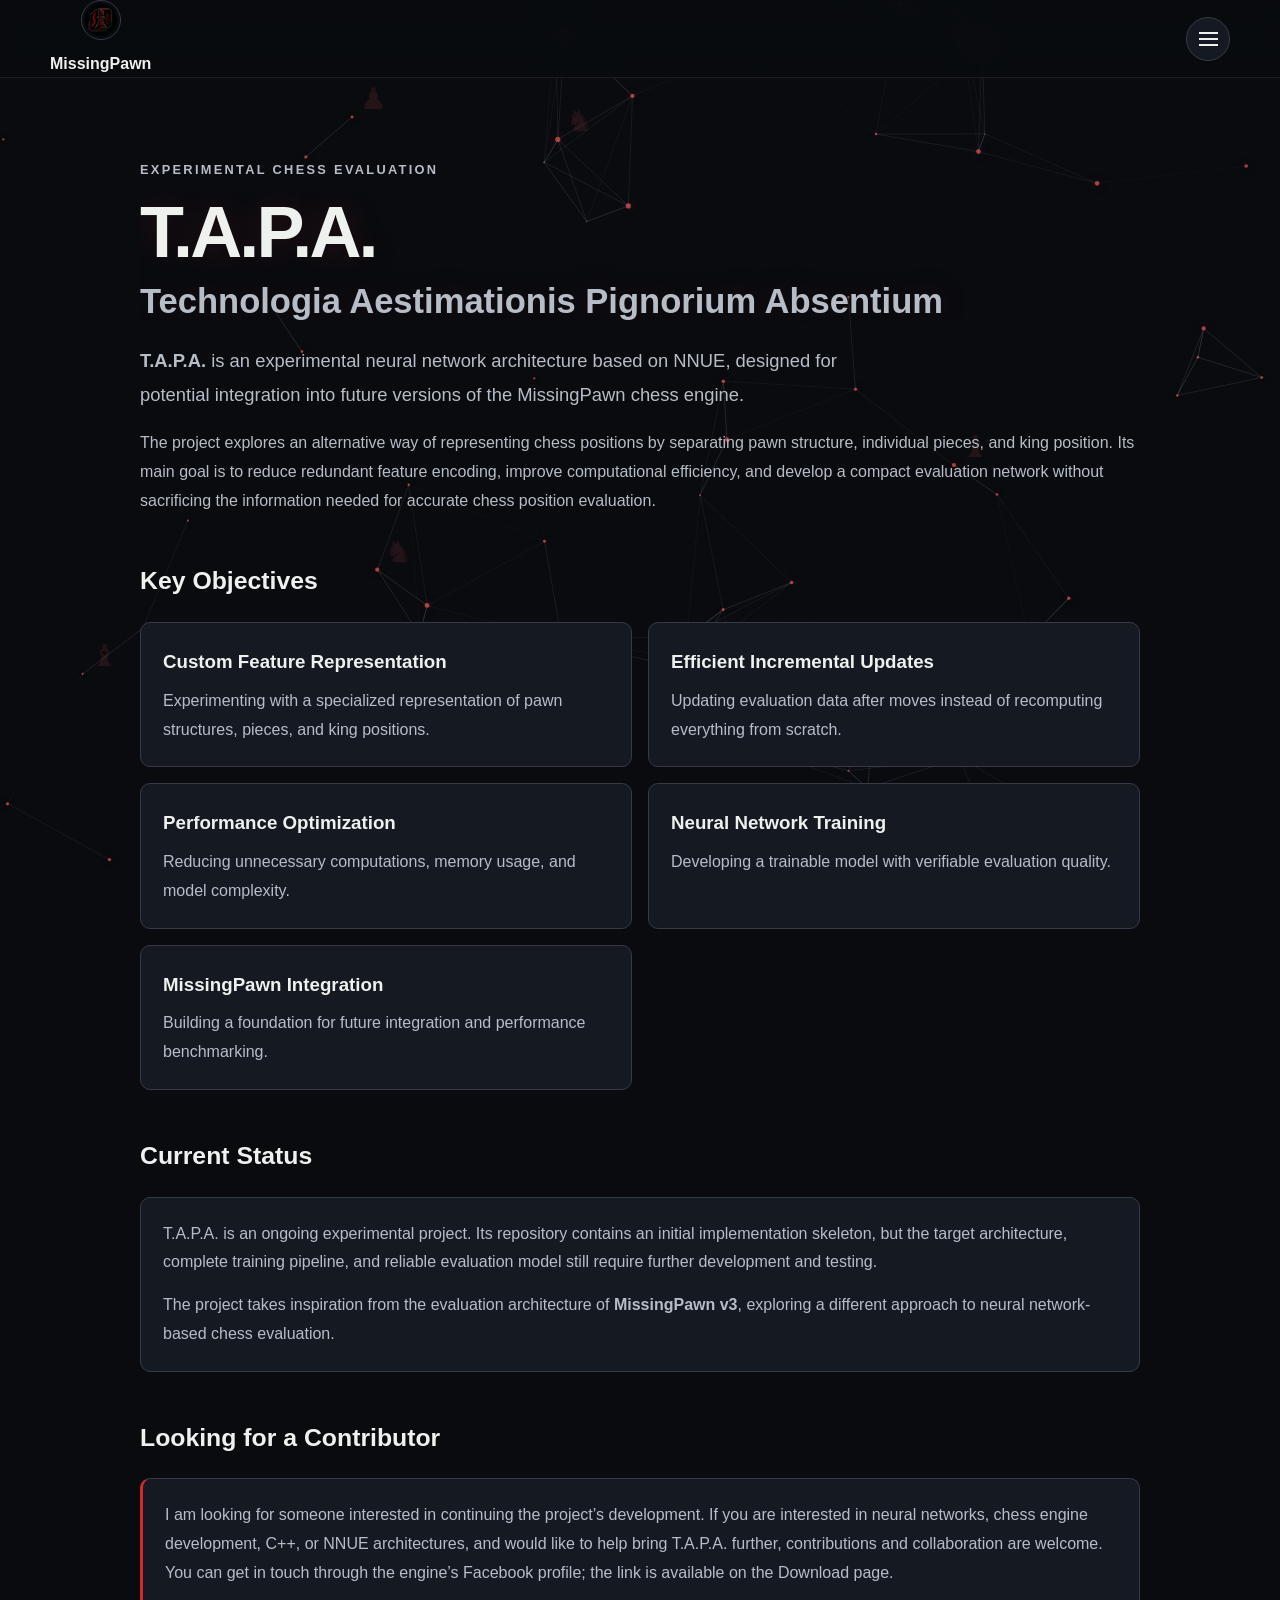
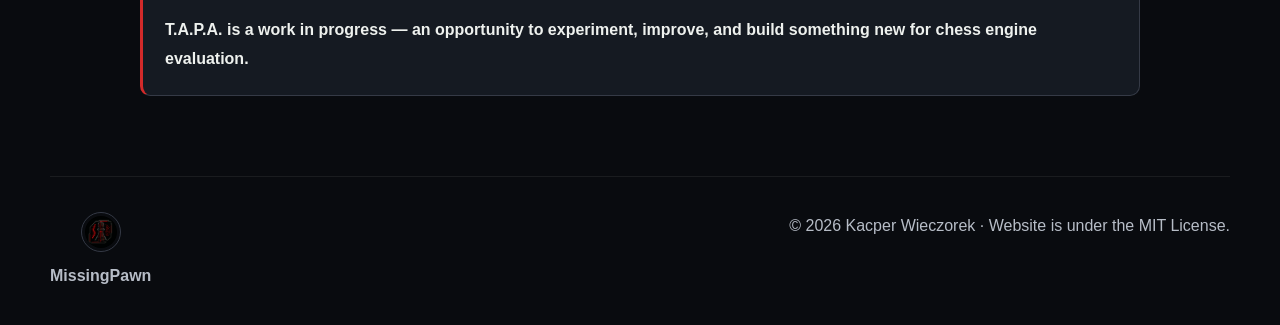
<file: TAPA.html>
<!doctype html>
<html lang="en">

<head>
    <meta charset="utf-8">
    <link rel="icon" href="assets/missingpawn-icon.ico" type="image/x-icon">
    <link rel="stylesheet" href="assets/common.css">
    <link rel="stylesheet" href="assets/tapa.css">
    <link rel="stylesheet" href="assets/site-effects.css">
    <meta name="viewport" content="width=device-width,initial-scale=1">
    <meta name="description" content="T.A.P.A. is an experimental neural network evaluation architecture inspired by NNUE, explored for future MissingPawn engine development.">
    <link rel="canonical" href="https://missinghacker20.github.io/MissingPawn-website/TAPA.html">
    <meta property="og:title" content="MissingPawn — T.A.P.A. Experimental Chess Evaluation">
    <meta property="og:description" content="Learn about T.A.P.A., an experimental NNUE-inspired neural network evaluation architecture for future MissingPawn versions.">
    <meta property="og:url" content="https://missinghacker20.github.io/MissingPawn-website/TAPA.html">
    <meta property="og:image" content="https://missinghacker20.github.io/MissingPawn-website/assets/missingpawn-logo.png">
    <meta property="og:type" content="website">
    <meta name="twitter:card" content="summary">
    <meta name="twitter:title" content="MissingPawn — T.A.P.A.">
    <meta name="twitter:description" content="An experimental neural network evaluation project inspired by NNUE.">
    <meta name="twitter:image" content="https://missinghacker20.github.io/MissingPawn-website/assets/missingpawn-logo.png">
    <meta name="twitter:image:alt" content="MissingPawn Chess Engine Logo">
    <title>MissingPawn — T.A.P.A. Experimental Evaluation Project</title>
</head>

<body>
    <header class="site-header">
        <div class="header-wrap"><a class="brand" href="./"><img src="assets/missingpawn-logo.png" width="1024" height="1024"
                    alt="Logo MissingPawn"><span>MissingPawn</span></a>
            <nav>
                <ul class="primary-menu" id="primaryMenu">
                    <li><a href="./">Homepage</a></li>
                    <li><a href="About.html">About</a></li>
                    <li><a href="Download.html">Download</a></li>
                    <li><a class="active" href="TAPA.html">TAPA</a></li>
                </ul>
            </nav>
            <button class="nav-toggle" id="navToggle" aria-expanded="false" aria-controls="primaryMenu"
                aria-label="Open menu" type="button"><span></span></button>
        </div>
    </header>
    <main class="content-wrap">
        <div class="kicker">Experimental chess evaluation</div>
        <h1>T.A.P.A.<span>Technologia Aestimationis Pignorium Absentium</span></h1>
        <p class="lead"><strong>T.A.P.A.</strong> is an experimental neural network architecture based on NNUE, designed for potential integration into future versions of the MissingPawn chess engine.</p>
        <p>The project explores an alternative way of representing chess positions by separating pawn structure, individual pieces, and king position. Its main goal is to reduce redundant feature encoding, improve computational efficiency, and develop a compact evaluation network without sacrificing the information needed for accurate chess position evaluation.</p>

        <section class="content-section">
            <h2>Key Objectives</h2>
            <div class="objectives">
                <article class="objective">
                    <h3>Custom Feature Representation</h3>
                    <p>Experimenting with a specialized representation of pawn structures, pieces, and king positions.</p>
                </article>
                <article class="objective">
                    <h3>Efficient Incremental Updates</h3>
                    <p>Updating evaluation data after moves instead of recomputing everything from scratch.</p>
                </article>
                <article class="objective">
                    <h3>Performance Optimization</h3>
                    <p>Reducing unnecessary computations, memory usage, and model complexity.</p>
                </article>
                <article class="objective">
                    <h3>Neural Network Training</h3>
                    <p>Developing a trainable model with verifiable evaluation quality.</p>
                </article>
                <article class="objective">
                    <h3>MissingPawn Integration</h3>
                    <p>Building a foundation for future integration and performance benchmarking.</p>
                </article>
            </div>
        </section>

        <section class="content-section">
            <h2>Current Status</h2>
            <div class="info-panel">
                <p>T.A.P.A. is an ongoing experimental project. Its repository contains an initial implementation skeleton, but the target architecture, complete training pipeline, and reliable evaluation model still require further development and testing.</p>
                <p>The project takes inspiration from the evaluation architecture of <strong>MissingPawn v3</strong>, exploring a different approach to neural network-based chess evaluation.</p>
            </div>
        </section>

        <section class="content-section">
            <h2>Looking for a Contributor</h2>
            <div class="info-panel contributor-panel">
                <p>I am looking for someone interested in continuing the project’s development. If you are interested in neural networks, chess engine development, C++, or NNUE architectures, and would like to help bring T.A.P.A. further, contributions and collaboration are welcome. You can get in touch through the engine’s Facebook profile; the link is available on the <a href="Download.html">Download page</a>.</p>
                <p class="closing">T.A.P.A. is a work in progress — an opportunity to experiment, improve, and build something new for chess engine evaluation.</p>
            </div>
        </section>
    </main>
    <footer class="site-footer">
        <div class="brand"><img src="assets/missingpawn-logo.png" width="1024" height="1024" alt="Logo"><span>MissingPawn</span></div>
        <div>&copy; 2026 Kacper Wieczorek · Website is under the <a href="LICENSE">MIT License</a>.</div>
    </footer>
    <script>const b=document.getElementById('navToggle'),m=document.getElementById('primaryMenu');b.addEventListener('click',()=>{const open=m.classList.toggle('open');b.classList.toggle('open',open);b.setAttribute('aria-expanded',open);b.setAttribute('aria-label',open?'Close menu':'Open menu');});</script>
    <script src="assets/site-effects.js"></script>
</body>

</html>
</file>
<file: assets/common.css>
/* Shared site styles */
:root {
    --bg: #090b0f;
    --panel: #151a22;
    --line: #353a46;
    --text: #eef1ee;
    --muted: #b7bdc7;
    --red: #d22a2a
}

* {
    box-sizing: border-box
}

a {
    color: inherit;
    text-decoration: none
}

.site-header {
    position: sticky;
    top: 0;
    z-index: 3;
    background: #090b0fe8;
    border-bottom: 1px solid #ffffff14;
    backdrop-filter: blur(14px)
}

.header-wrap,
.site-footer {
    width: min(1180px, calc(100% - 40px));
    margin: auto
}

.header-wrap {
    min-height: 72px;
    display: flex;
    align-items: center;
    justify-content: flex-start;
    gap: 20px;
    font: 16px/1.7 Segoe UI, Arial, sans-serif
}

.brand {
    display: flex;
    flex-direction: column;
    align-items: center;
    gap: 10px;
    font-weight: 800
}

.brand img {
    width: 40px;
    height: 40px;
    border: 1px solid var(--line);
    border-radius: 50%;
    padding: 3px;
    aspect-ratio: 1
}

.nav-toggle {
    display: flex;
    margin-left: 20px;
    width: 44px;
    height: 44px;
    border: 1px solid var(--line);
    border-radius: 50%;
    background: var(--panel);
    color: var(--text);
    align-items: center;
    justify-content: center;
    cursor: pointer
}

.nav-toggle span,
.nav-toggle span:before,
.nav-toggle span:after {
    width: 19px;
    height: 2px;
    background: var(--text);
    display: block;
    position: relative
}

.nav-toggle span:before,
.nav-toggle span:after {
    content: "";
    position: absolute;
    left: 0
}

.nav-toggle span:before {
    top: -6px
}

.nav-toggle span:after {
    top: 6px
}

.nav-toggle.open span {
    background: transparent
}

.nav-toggle.open span:before {
    top: 0;
    transform: rotate(45deg)
}

.nav-toggle.open span:after {
    top: 0;
    transform: rotate(-45deg)
}

.primary-menu {
    display: none;
    position: absolute;
    top: 72px;
    right: 20px;
    width: min(240px, calc(100vw - 40px));
    margin: 0;
    padding: 12px 20px;
    list-style: none;
    background: var(--panel);
    border: 1px solid var(--line);
    box-shadow: 0 15px 40px #0008
}

.primary-menu.open {
    display: block
}

.primary-menu a {
    display: block;
    padding: 10px 0;
    border-bottom: 1px solid #ffffff0f;
    color: var(--muted);
    font-weight: 700
}

.primary-menu a:hover,
.primary-menu a.active {
    color: var(--text)
}

.header-wrap nav {
    margin-left: auto
}

.site-footer {
    padding: 35px 0;
    display: flex;
    justify-content: space-between;
    gap: 20px;
    border-top: 1px solid #ffffff12;
    color: var(--muted);
    font: 16px/1.7 Segoe UI, Arial, sans-serif
}

.nav-toggle,
.btn,
.card,
.hero-visual,
.panel,
.objective,
.info-panel {
    transition: transform .2s ease, border-color .2s ease, background-color .2s ease
}

@media(max-width:600px) {
    .site-footer {
        flex-direction: column
    }
}

@keyframes page-enter {
    from {
        opacity: 0;
        transform: translateY(16px)
    }

    to {
        opacity: 1;
        transform: translateY(0)
    }
}

.site-header {
    animation: header-enter .55s ease-out both
}

@keyframes header-enter {
    from {
        opacity: 0;
        transform: translateY(-12px)
    }

    to {
        opacity: 1;
        transform: translateY(0)
    }
}

main>* {
    animation: page-enter .65s ease-out both
}

@media(prefers-reduced-motion:reduce) {

    *,
    *::before,
    *::after {
        scroll-behavior: auto !important;
        animation-duration: .01ms !important;
        animation-iteration-count: 1 !important;
        transition-duration: .01ms !important
    }
}
</file>
<file: assets/home.css>
body {
    margin: 0;
    color: var(--text);
    background: radial-gradient(circle at 80% 10%, #5b101018, transparent 25%), var(--bg);
    font: 16px/1.7 Segoe UI, Arial, sans-serif
}

body:before {
    content: "";
    position: fixed;
    inset: 0;
    background-image: radial-gradient(#202637 1px, transparent 1px);
    background-size: 44px 44px;
    opacity: .2;
    pointer-events: none
}

main,
.site-footer {
    width: min(1180px, calc(100% - 40px));
    margin: auto
}

.hero {
    min-height: 650px;
    display: grid;
    grid-template-columns: minmax(0, 1.1fr) minmax(0, .9fr);
    align-items: center;
    gap: 50px
}

.eyebrow,
.kicker {
    color: var(--red);
    font-size: .78rem;
    font-weight: 800;
    letter-spacing: .18em;
    text-transform: uppercase
}

.eyebrow:before,
.kicker:before {
    content: "— "
}

h1 {
    font-size: clamp(3rem, 7vw, 5.4rem);
    line-height: 1.05;
    margin: 18px 0 24px;
    letter-spacing: -.05em
}

h1 span {
    color: var(--red)
}

p {
    color: var(--muted);
    max-width: 680px
}

.lead {
    font-size: 1.125em;
    font-style: italic
}

.actions {
    display: flex;
    flex-wrap: wrap;
    gap: 12px;
    margin-top: 30px
}

.btn {
    display: inline-block;
    padding: 10px 20px;
    border: 1px solid var(--line);
    border-radius: 999px;
    font-weight: 800;
    font-size: .85rem;
    text-transform: uppercase;
    letter-spacing: .08em
}

.btn.primary {
    background: var(--red);
    border-color: var(--red)
}

.btn:hover {
    transform: translateY(-2px);
    border-color: var(--red)
}

.hero-visual {
    padding: 15px;
    border: 1px solid var(--line);
    border-radius: 12px;
    background: var(--panel);
    box-shadow: 0 25px 70px #0008
}

.hero-visual img {
    display: block;
    width: 100%;
    height: auto;
    border-radius: 8px;
    aspect-ratio: 1
}

.section {
    padding: 80px 0;
    border-top: 1px solid #ffffff0d
}

.cards {
    display: grid;
    grid-template-columns: repeat(3, minmax(0, 1fr));
    gap: 16px;
    margin-top: 30px
}

.card {
    min-width: 0;
    padding: 22px;
    background: var(--panel);
    border: 1px solid var(--line);
    border-radius: 10px
}

.card h3 {
    margin-top: 0
}

.card:hover,
.hero-visual:hover {
    transform: translateY(-4px);
    border-color: var(--red)
}

.cards>*,
.actions>* {
    animation: page-enter .65s ease-out both
}

.cards>:nth-child(2) {
    animation-delay: .12s
}

.cards>:nth-child(3) {
    animation-delay: .24s
}

@media(max-width:800px) {
    .hero {
        min-height: 0;
        grid-template-columns: 1fr;
        gap: 32px;
        padding: 64px 0
    }

    .hero-visual {
        max-width: 500px
    }

    .cards {
        grid-template-columns: 1fr
    }
}

@media(max-width:600px) {
    h1 {
        font-size: clamp(2.6rem, 13vw, 4rem)
    }

    .section {
        padding: 56px 0
    }

    .actions {
        align-items: stretch
    }

    .actions .btn {
        text-align: center
    }
}
</file>
<file: assets/site-effects.css>
body {
    isolation: isolate;
}

body::before {
    z-index: 0;
}

.ambient-canvas {
    position: fixed;
    inset: 0;
    z-index: 1;
    width: 100%;
    height: 100%;
    pointer-events: none;
    opacity: .9;
}

body > header,
body > main,
body > footer {
    position: relative;
    z-index: 2;
}

body > header.site-header {
    z-index: 3;
}

h1 {
    text-shadow: 0 0 34px rgba(210, 42, 42, .18);
}

h1.motion-reveal {
    clip-path: inset(0 100% 0 0);
    transition: clip-path 1.1s cubic-bezier(.2, .75, .25, 1);
}

h1.motion-reveal.is-visible {
    clip-path: inset(0);
    animation: title-glow 4s ease-in-out 1.1s infinite alternate;
}

@keyframes title-glow {
    from {
        text-shadow: 0 0 20px rgba(210, 42, 42, .12);
    }

    to {
        text-shadow: 0 0 42px rgba(210, 42, 42, .32);
    }
}

@media (prefers-reduced-motion: reduce) {
    h1.motion-reveal,
    h1.motion-reveal.is-visible {
        clip-path: none;
        transition: none;
        animation: none;
    }
}
</file>
<file: assets/about.css>
body {
    margin: 0;
    background: var(--bg);
    color: var(--text);
    font: 16px/1.8 Segoe UI, Arial, sans-serif
}

.wrap {
    width: min(1000px, calc(100% - 40px));
    margin: auto
}

main.wrap {
    padding: 100px 0
}

.kicker {
    color: var(--red);
    font-size: .8rem;
    font-weight: 800;
    letter-spacing: .18em;
    text-transform: uppercase
}

h1 {
    font-size: clamp(2.8rem, 7vw, 5rem);
    line-height: 1.1;
    margin: 16px 0 28px
}

h2 {
    margin-top: 45px
}

p,
li {
    color: var(--muted)
}

.panel {
    margin-top: 35px;
    padding: 28px;
    background: var(--panel);
    border: 1px solid var(--line);
    border-radius: 10px
}

.panel:hover {
    transform: translateY(-4px);
    border-color: var(--red)
}

@media(max-width:600px) {
    main.wrap {
        padding: 55px 0
    }

    .panel {
        padding: 20px
    }
}
</file>
<file: assets/download.css>
body {
    margin: 0;
    background: var(--bg);
    color: var(--text);
    font: 16px/1.8 Segoe UI, Arial, sans-serif
}

.wrap {
    width: min(1000px, calc(100% - 40px));
    margin: auto
}

main.wrap {
    padding: 100px 0
}

.kicker {
    color: var(--red);
    font-size: .8rem;
    font-weight: 800;
    letter-spacing: .18em;
    text-transform: uppercase
}

h1 {
    font-size: clamp(2.8rem, 7vw, 5rem);
    line-height: 1.1;
    margin: 16px 0 25px
}

.intro,
p {
    color: var(--muted)
}

.links {
    display: grid;
    grid-template-columns: repeat(3, minmax(0, 1fr));
    gap: 18px;
    margin-top: 38px
}

.card {
    min-width: 0;
    padding: 28px;
    background: var(--panel);
    border: 1px solid var(--line);
    border-radius: 10px
}

.card h2 {
    margin-top: 0
}

.card:hover {
    transform: translateY(-4px);
    border-color: var(--red)
}

.btn {
    display: inline-block;
    margin-top: 12px;
    padding: 10px 20px;
    border-radius: 999px;
    background: var(--red);
    font-weight: 800
}

.btn:hover {
    background: #eb3838;
    transform: translateY(-2px)
}

.versions {
    width: 100%;
    margin-top: 28px;
    border-collapse: collapse;
    text-align: left
}

.versions th,
.versions td {
    padding: 8px;
    border-bottom: 1px solid var(--line)
}

.versions th {
    border-bottom-width: 2px
}

.versions td .btn {
    white-space: nowrap
}

@media(max-width:800px) {
    .links {
        grid-template-columns: repeat(2, minmax(0, 1fr))
    }
}

@media(max-width:600px) {
    main.wrap {
        padding: 55px 0
    }

    .links {
        grid-template-columns: 1fr
    }

    .card {
        padding: 22px
    }

    .versions td,
    .versions th {
        padding: 8px 4px
    }

    .versions td .btn {
        padding: 8px 12px;
        font-size: .75rem
    }
}
</file>
<file: assets/tapa.css>
body {
    min-height: 100vh;
    margin: 0;
    display: flex;
    flex-direction: column;
    background: var(--bg);
    color: var(--text);
    font: 16px/1.8 Segoe UI, Arial, sans-serif
}

main {
    flex: 1
}

.content-wrap {
    width: min(1000px, calc(100% - 40px));
    margin: auto;
    padding: 80px 0
}

.kicker {
    color: var(--muted);
    font-size: .8rem;
    font-weight: 800;
    letter-spacing: .18em;
    text-transform: uppercase
}

h1 {
    margin: 12px 0 24px;
    font-size: clamp(2.4rem, 6vw, 4.5rem);
    line-height: 1.1;
    letter-spacing: -.04em
}

h1 span {
    display: block;
    margin-top: 10px;
    color: var(--muted);
    font-size: .48em;
    letter-spacing: 0
}

p {
    color: var(--muted)
}

.lead {
    max-width: 760px;
    font-size: 1.15rem
}

.content-section {
    margin-top: 44px
}

.content-section h2 {
    margin: 0 0 18px;
    font-size: 1.55rem
}

.objectives {
    display: grid;
    grid-template-columns: repeat(2, minmax(0, 1fr));
    gap: 16px
}

.objective,
.info-panel {
    padding: 22px;
    background: var(--panel);
    border: 1px solid var(--line);
    border-radius: 10px
}

.objective h3 {
    margin: 0 0 8px
}

.objective p,
.info-panel p {
    margin: 0
}

.info-panel p+p {
    margin-top: 14px
}

.contributor-panel {
    border-left: 3px solid var(--red)
}

.closing {
    margin-top: 28px !important;
    font-weight: 700;
    color: var(--text) !important
}

.objectives>* {
    animation: page-enter .65s ease-out both
}

.objectives>:nth-child(2) {
    animation-delay: .1s
}

.objectives>:nth-child(3) {
    animation-delay: .2s
}

.objectives>:nth-child(4) {
    animation-delay: .3s
}

.objectives>:nth-child(5) {
    animation-delay: .4s
}

.nav-toggle:hover,
.objective:hover,
.info-panel:hover {
    transform: translateY(-3px);
    border-color: var(--red)
}

@media(max-width:600px) {
    .content-wrap {
        padding: 55px 0
    }

    .objectives {
        grid-template-columns: 1fr
    }

    .objective,
    .info-panel {
        padding: 18px
    }
}
</file>
